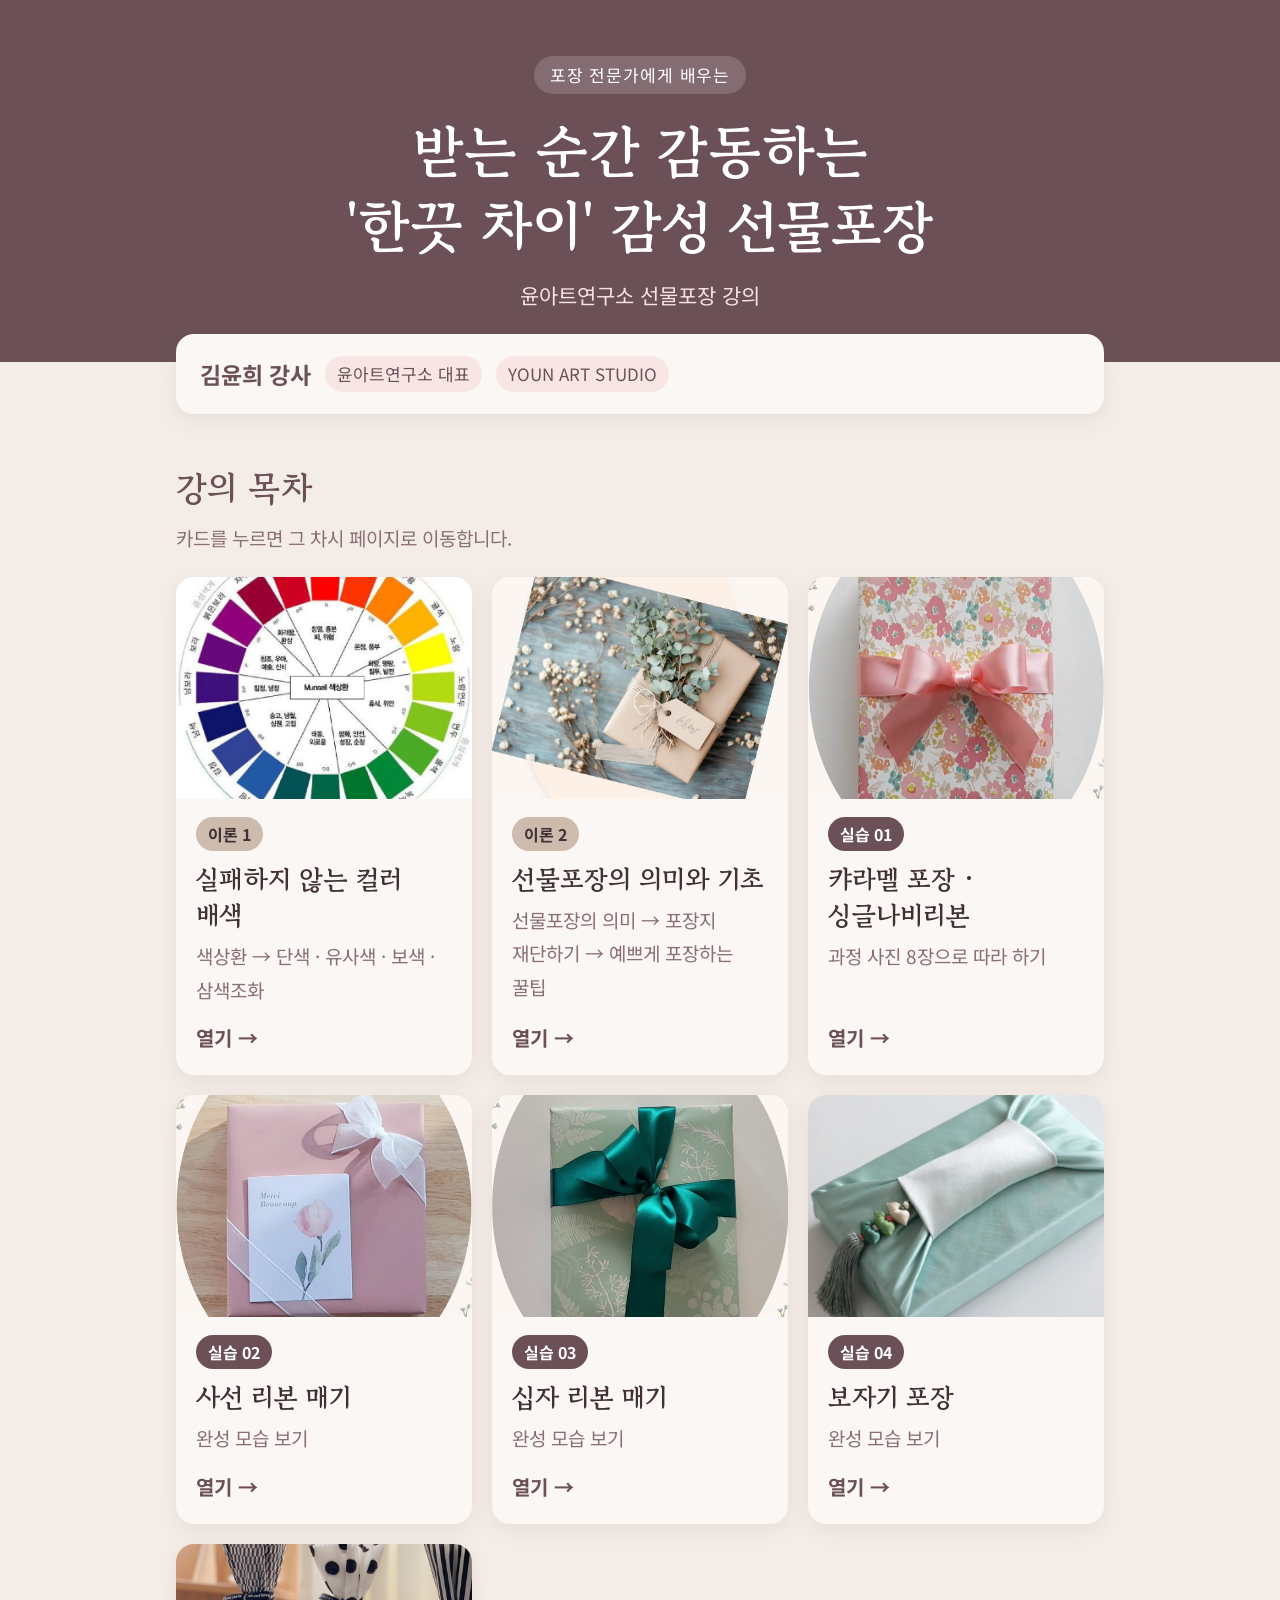
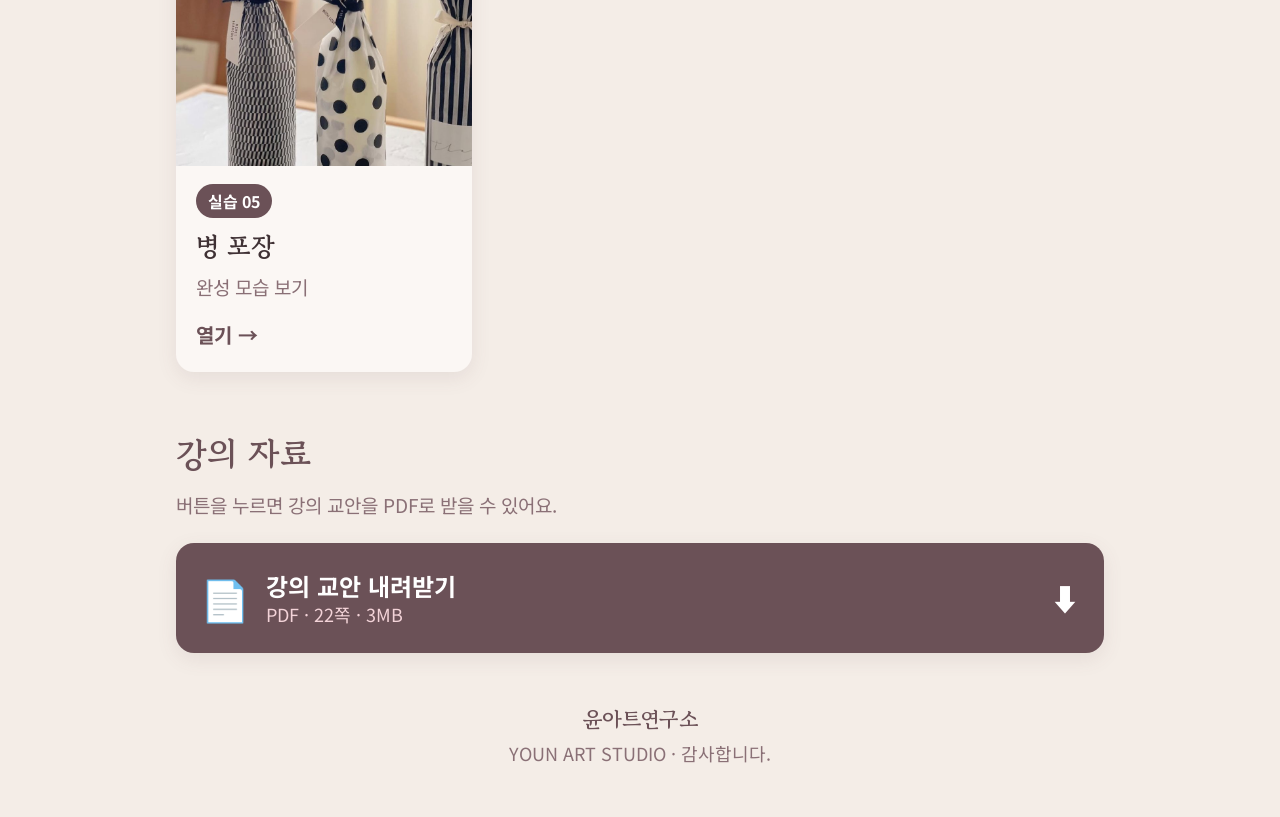
<file: index.html>
<!doctype html>
<html lang="ko">
<head>
<meta charset="utf-8">
<meta name="viewport" content="width=device-width, initial-scale=1">
<title>'한끗 차이' 감성 선물포장 · 윤아트연구소</title>
<link rel="stylesheet" href="style.css">
</head>
<body>

<header class="hero">
  <span class="eyebrow">포장 전문가에게 배우는</span>
  <h1>받는 순간 감동하는<br>'한끗 차이' 감성 선물포장</h1>
  <p class="sub">윤아트연구소 선물포장 강의</p>
</header>

<main class="wrap">
  <div class="teacher">
    <span class="name">김윤희 강사</span>
    <span class="tag">윤아트연구소 대표</span>
    <span class="tag">YOUN ART STUDIO</span>
  </div>

  <section class="section">
    <h2>강의 목차</h2>
    <p class="hint">카드를 누르면 그 차시 페이지로 이동합니다.</p>

    <div class="cards">
      <a class="card" href="lesson1.html">
        <div class="thumb"><img src="images/color-wheel.jpg" alt="Munsell 색상환"></div>
        <div class="body">
          <span class="badge theory">이론 1</span>
          <h3>실패하지 않는 컬러 배색</h3>
          <p>색상환 → 단색 · 유사색 · 보색 · 삼색조화</p>
          <span class="open">열기 →</span>
        </div>
      </a>

      <a class="card" href="lesson2.html">
        <div class="thumb"><img src="images/meaning.jpg" alt="끈과 잎으로 장식한 선물 상자"></div>
        <div class="body">
          <span class="badge theory">이론 2</span>
          <h3>선물포장의 의미와 기초</h3>
          <p>선물포장의 의미 → 포장지 재단하기 → 예쁘게 포장하는 꿀팁</p>
          <span class="open">열기 →</span>
        </div>
      </a>

      <a class="card" href="lesson3.html">
        <div class="thumb"><img src="images/caramel-cover.jpg" alt="꽃무늬 포장지와 분홍 리본의 캬라멜 포장"></div>
        <div class="body">
          <span class="badge">실습 01</span>
          <h3>캬라멜 포장 · 싱글나비리본</h3>
          <p>과정 사진 8장으로 따라 하기</p>
          <span class="open">열기 →</span>
        </div>
      </a>

      <a class="card" href="lesson4.html">
        <div class="thumb"><img src="images/diagonal-cover.jpg" alt="분홍 포장지에 사선으로 맨 리본"></div>
        <div class="body">
          <span class="badge">실습 02</span>
          <h3>사선 리본 매기</h3>
          <p>완성 모습 보기</p>
          <span class="open">열기 →</span>
        </div>
      </a>

      <a class="card" href="lesson5.html">
        <div class="thumb"><img src="images/cross-cover.jpg" alt="초록 포장지에 십자로 맨 리본"></div>
        <div class="body">
          <span class="badge">실습 03</span>
          <h3>십자 리본 매기</h3>
          <p>완성 모습 보기</p>
          <span class="open">열기 →</span>
        </div>
      </a>

      <a class="card" href="lesson6.html">
        <div class="thumb"><img src="images/bojagi-cover.jpg" alt="민트색 보자기 포장과 노리개"></div>
        <div class="body">
          <span class="badge">실습 04</span>
          <h3>보자기 포장</h3>
          <p>완성 모습 보기</p>
          <span class="open">열기 →</span>
        </div>
      </a>

      <a class="card" href="lesson7.html">
        <div class="thumb"><img src="images/bottle-1.jpg" alt="무늬 포장지로 감싼 병들"></div>
        <div class="body">
          <span class="badge">실습 05</span>
          <h3>병 포장</h3>
          <p>완성 모습 보기</p>
          <span class="open">열기 →</span>
        </div>
      </a>
    </div>
  </section>

  <section class="section">
    <h2>강의 자료</h2>
    <p class="hint">버튼을 누르면 강의 교안을 PDF로 받을 수 있어요.</p>
    <a class="btn-download" href="선물포장_강의교안.pdf" download="선물포장_강의교안.pdf">
      <span class="icon" aria-hidden="true">📄</span>
      <span class="txt"><strong>강의 교안 내려받기</strong><small>PDF · 22쪽 · 3MB</small></span>
      <span class="arrow" aria-hidden="true">⬇</span>
    </a>
  </section>
</main>

<footer>
  <strong>윤아트연구소</strong><br>
  YOUN ART STUDIO · 감사합니다.
</footer>

</body>
</html>
</file>
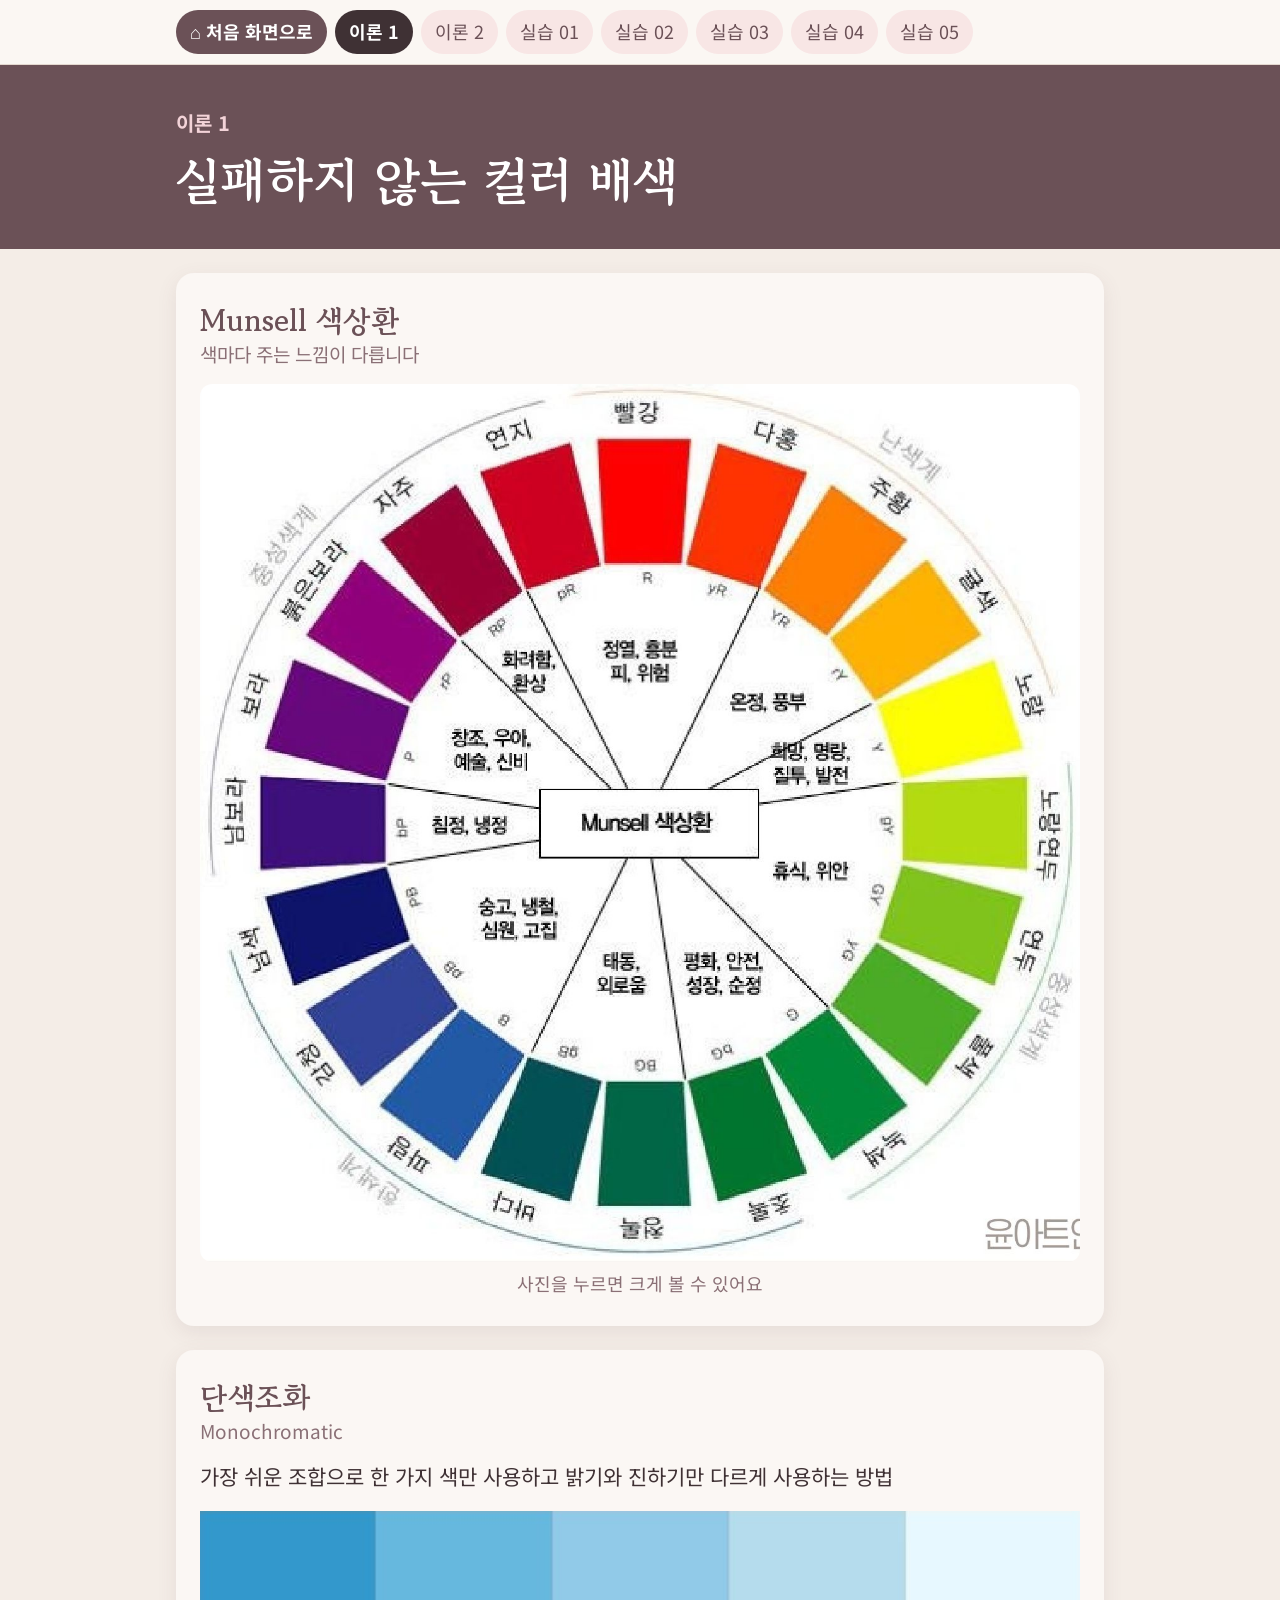
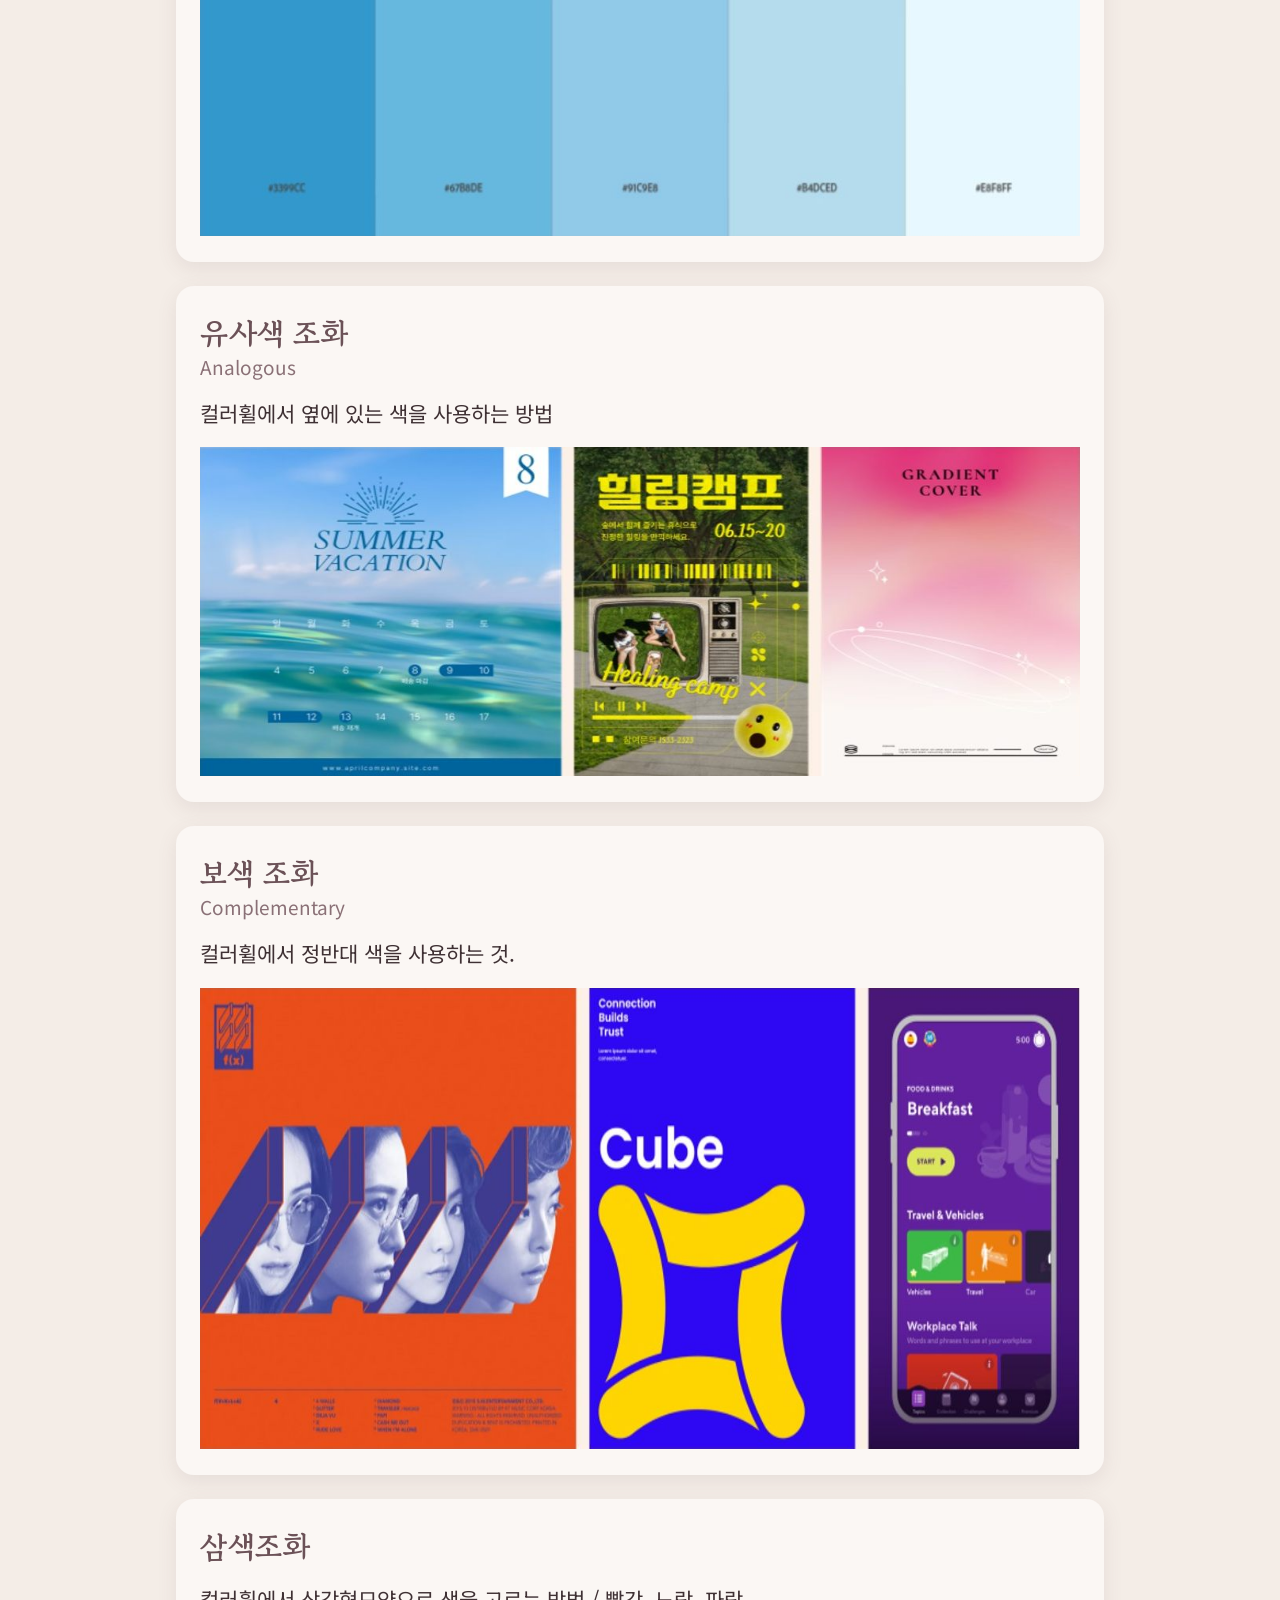
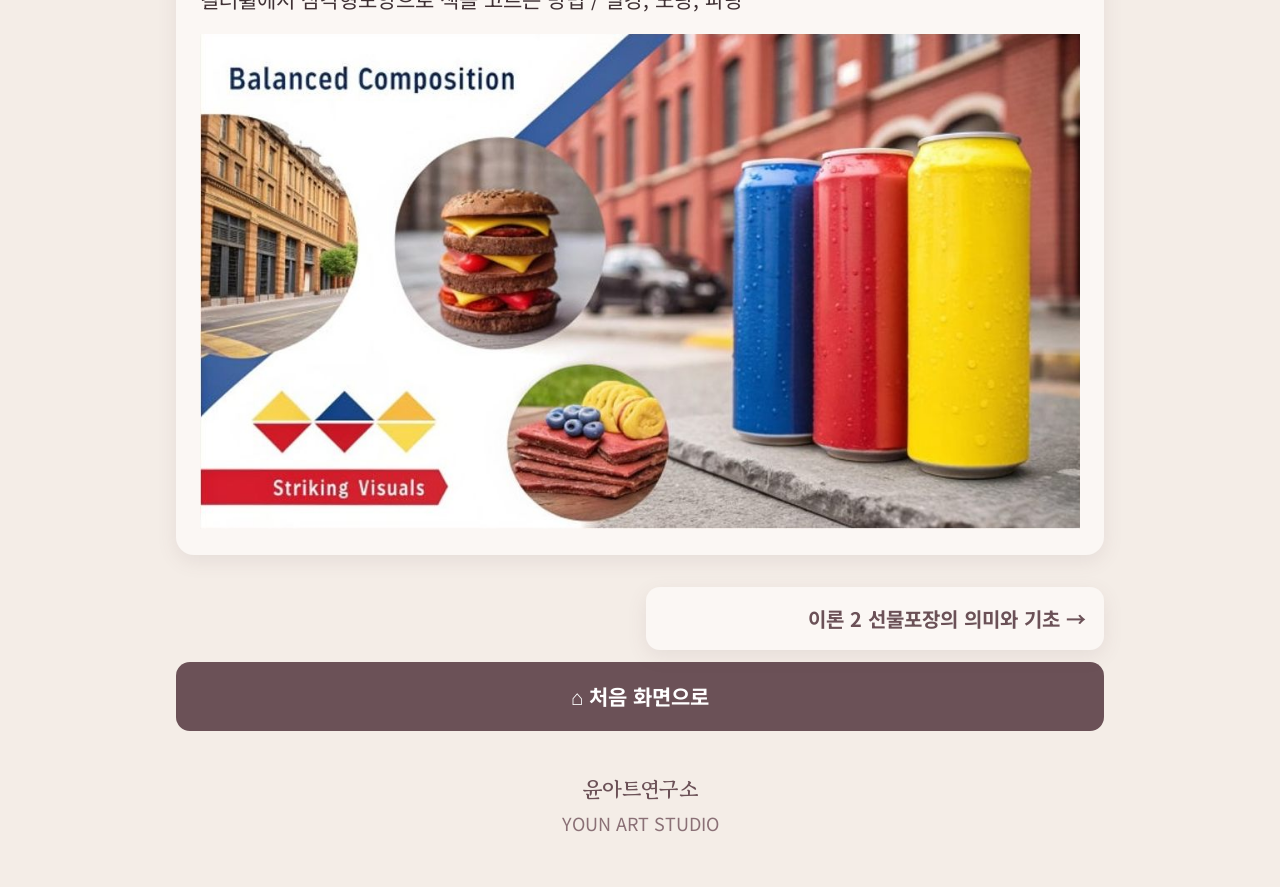
<file: lesson1.html>
<!doctype html>
<html lang="ko">
<head>
<meta charset="utf-8">
<meta name="viewport" content="width=device-width, initial-scale=1">
<title>이론 1 · 실패하지 않는 컬러 배색</title>
<link rel="stylesheet" href="style.css">
</head>
<body>
<nav class="topbar"><div class="wrap">
  <a class="home" href="index.html">⌂ 처음 화면으로</a>
  <a href="lesson1.html" class="now" aria-current="page">이론 1</a>
  <a href="lesson2.html">이론 2</a>
  <a href="lesson3.html">실습 01</a>
  <a href="lesson4.html">실습 02</a>
  <a href="lesson5.html">실습 03</a>
  <a href="lesson6.html">실습 04</a>
  <a href="lesson7.html">실습 05</a>
</div></nav>
<header class="lesson-hero"><div class="wrap">
  <p class="eyebrow">이론 1</p>
  <h1>실패하지 않는 컬러 배색</h1>
</div></header>
<main class="wrap">
<section class="block">
  <h2>Munsell 색상환<small>색마다 주는 느낌이 다릅니다</small></h2>
  <figure><a href="images/color-wheel.jpg" target="_blank"><img src="images/color-wheel.jpg" alt="Munsell 색상환: 색상별 이름과 느낌, 난색계·중성색계·한색계"></a>
  <figcaption>사진을 누르면 크게 볼 수 있어요</figcaption></figure>
</section>

<section class="block">
  <h2>단색조화<small>Monochromatic</small></h2>
  <p>가장 쉬운 조합으로 한 가지 색만 사용하고 밝기와 진하기만 다르게 사용하는 방법</p>
  <figure><img src="images/mono.jpg" alt="파란색 한 가지를 밝기만 다르게 한 다섯 칸 색 견본"></figure>
</section>

<section class="block">
  <h2>유사색 조화<small>Analogous</small></h2>
  <p>컬러휠에서 옆에 있는 색을 사용하는 방법</p>
  <figure><img src="images/analogous.jpg" alt="유사색 조화 예시 포스터 세 장"></figure>
</section>

<section class="block">
  <h2>보색 조화<small>Complementary</small></h2>
  <p>컬러휠에서 정반대 색을 사용하는 것.</p>
  <figure><img src="images/complementary.jpg" alt="보색 조화 예시 이미지 세 장"></figure>
</section>

<section class="block">
  <h2>삼색조화</h2>
  <p>컬러휠에서 삼각형모양으로 색을 고르는 방법 / 빨강, 노랑, 파랑</p>
  <figure><img src="images/triad.jpg" alt="빨강·노랑·파랑 삼색조화 예시"></figure>
</section>
<div class="pager">
  <a class="prev ghost" href="index.html" aria-hidden="true" tabindex="-1">.</a>
  <a class="next" href="lesson2.html">이론 2 선물포장의 의미와 기초 →</a>
</div>
<a class="btn-home" href="index.html">⌂ 처음 화면으로</a>
</main>
<footer><strong>윤아트연구소</strong><br>YOUN ART STUDIO</footer>
</body>
</html>
</file>
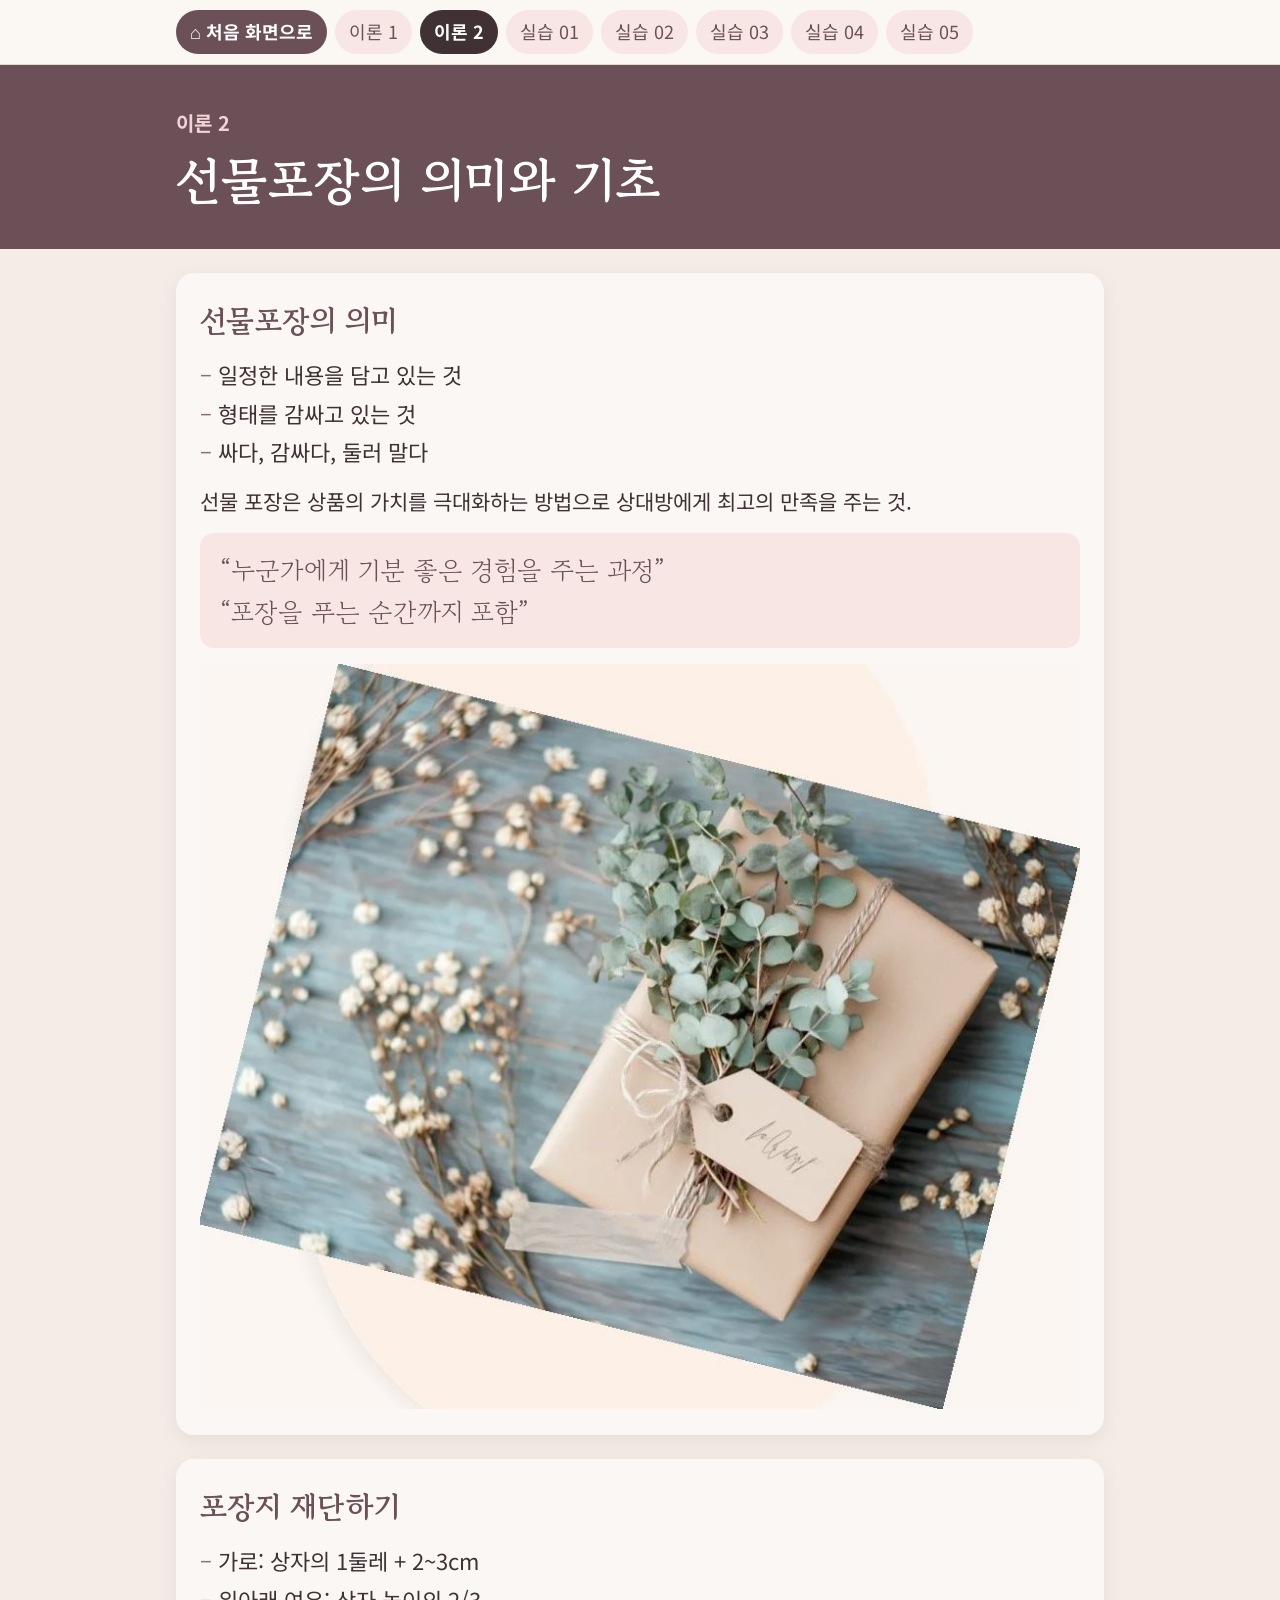
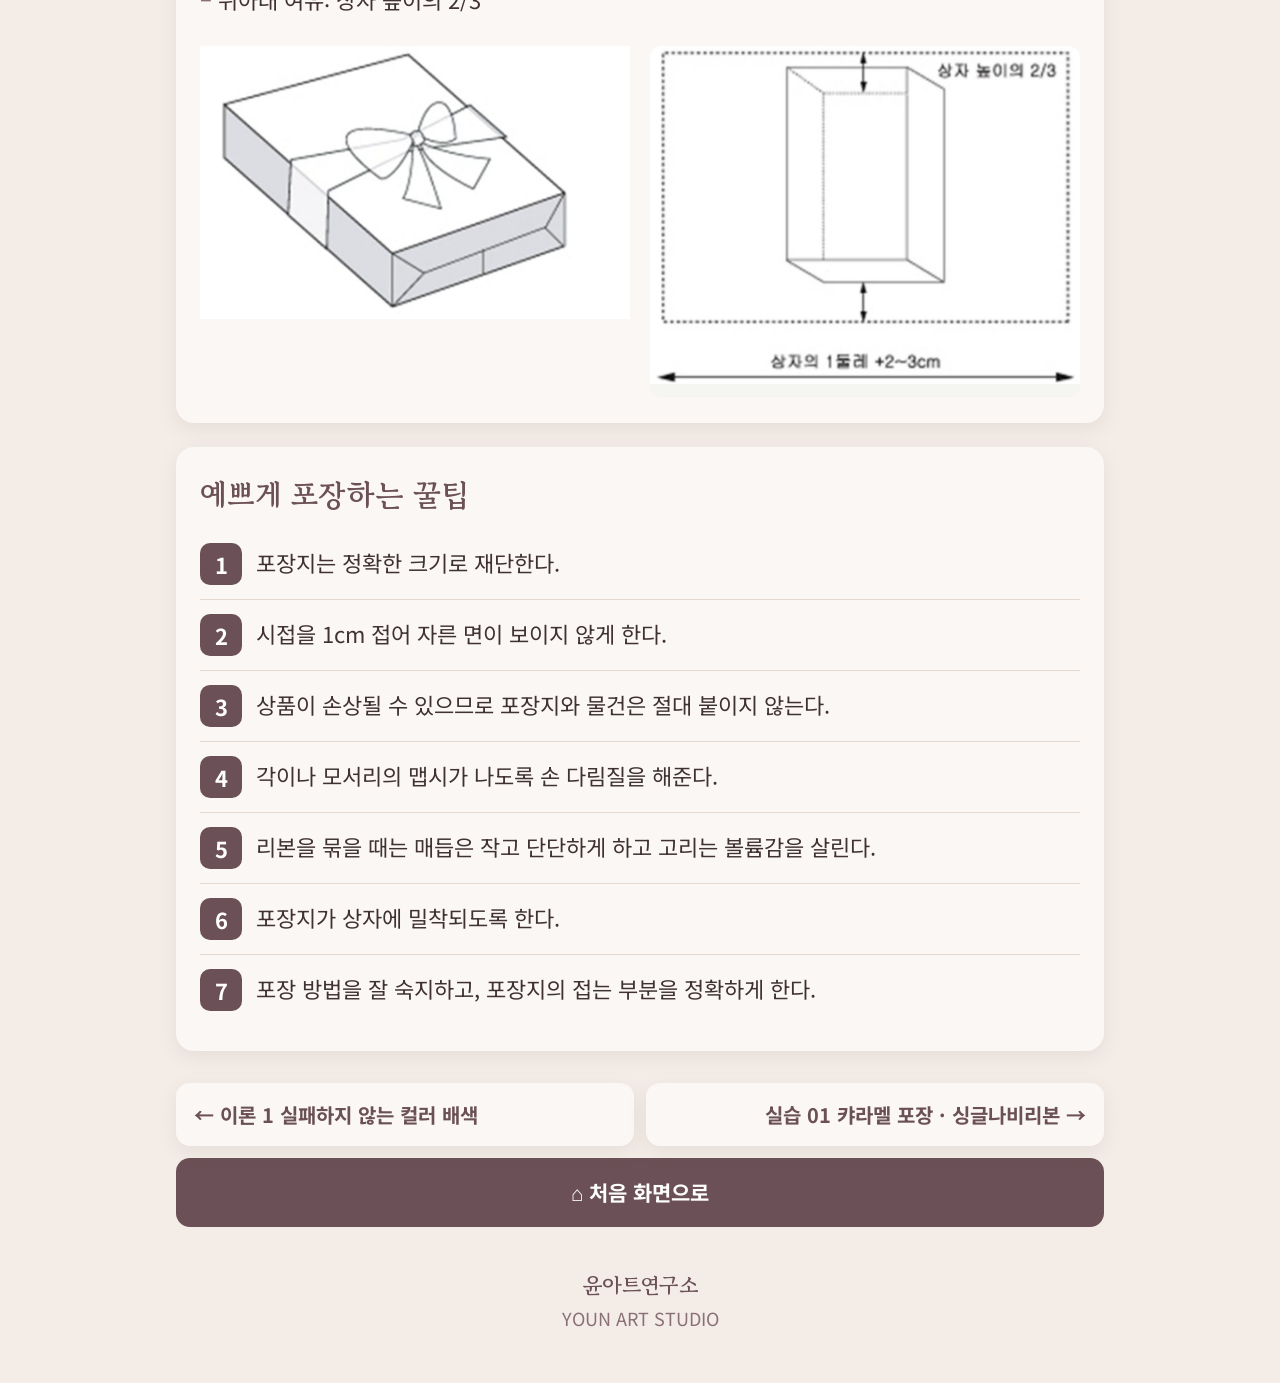
<file: lesson2.html>
<!doctype html>
<html lang="ko">
<head>
<meta charset="utf-8">
<meta name="viewport" content="width=device-width, initial-scale=1">
<title>이론 2 · 선물포장의 의미와 기초</title>
<link rel="stylesheet" href="style.css">
</head>
<body>
<nav class="topbar"><div class="wrap">
  <a class="home" href="index.html">⌂ 처음 화면으로</a>
  <a href="lesson1.html">이론 1</a>
  <a href="lesson2.html" class="now" aria-current="page">이론 2</a>
  <a href="lesson3.html">실습 01</a>
  <a href="lesson4.html">실습 02</a>
  <a href="lesson5.html">실습 03</a>
  <a href="lesson6.html">실습 04</a>
  <a href="lesson7.html">실습 05</a>
</div></nav>
<header class="lesson-hero"><div class="wrap">
  <p class="eyebrow">이론 2</p>
  <h1>선물포장의 의미와 기초</h1>
</div></header>
<main class="wrap">
<section class="block">
  <h2>선물포장의 의미</h2>
  <ul class="dash-list">
    <li>일정한 내용을 담고 있는 것</li>
    <li>형태를 감싸고 있는 것</li>
    <li>싸다, 감싸다, 둘러 말다</li>
  </ul>
  <p>선물 포장은 상품의 가치를 극대화하는 방법으로 상대방에게 최고의 만족을 주는 것.</p>
  <div class="quote">“누군가에게 기분 좋은 경험을 주는 과정”<br>“포장을 푸는 순간까지 포함”</div>
  <figure><img src="images/meaning.jpg" alt="종이와 끈, 유칼립투스로 포장한 선물 상자"></figure>
</section>

<section class="block">
  <h2>포장지 재단하기</h2>
  <ul class="dash-list">
    <li>가로: 상자의 1둘레 + 2~3cm</li>
    <li>위아래 여유: 상자 높이의 2/3</li>
  </ul>
  <div class="two">
    <figure><img src="images/cut-box.jpg" alt="리본을 맨 포장 상자 그림"></figure>
    <figure><a href="images/cut-size.jpg" target="_blank"><img src="images/cut-size.jpg" alt="포장지 재단 치수 그림: 상자 높이의 2/3, 상자의 1둘레 +2~3cm"></a></figure>
  </div>
</section>

<section class="block">
  <h2>예쁘게 포장하는 꿀팁</h2>
  <ol class="tips">
    <li>포장지는 정확한 크기로 재단한다.</li>
    <li>시접을 1cm 접어 자른 면이 보이지 않게 한다.</li>
    <li>상품이 손상될 수 있으므로 포장지와 물건은 절대 붙이지 않는다.</li>
    <li>각이나 모서리의 맵시가 나도록 손 다림질을 해준다.</li>
    <li>리본을 묶을 때는 매듭은 작고 단단하게 하고 고리는 볼륨감을 살린다.</li>
    <li>포장지가 상자에 밀착되도록 한다.</li>
    <li>포장 방법을 잘 숙지하고, 포장지의 접는 부분을 정확하게 한다.</li>
  </ol>
</section>
<div class="pager">
  <a class="prev" href="lesson1.html">← 이론 1 실패하지 않는 컬러 배색</a>
  <a class="next" href="lesson3.html">실습 01 캬라멜 포장 · 싱글나비리본 →</a>
</div>
<a class="btn-home" href="index.html">⌂ 처음 화면으로</a>
</main>
<footer><strong>윤아트연구소</strong><br>YOUN ART STUDIO</footer>
</body>
</html>
</file>
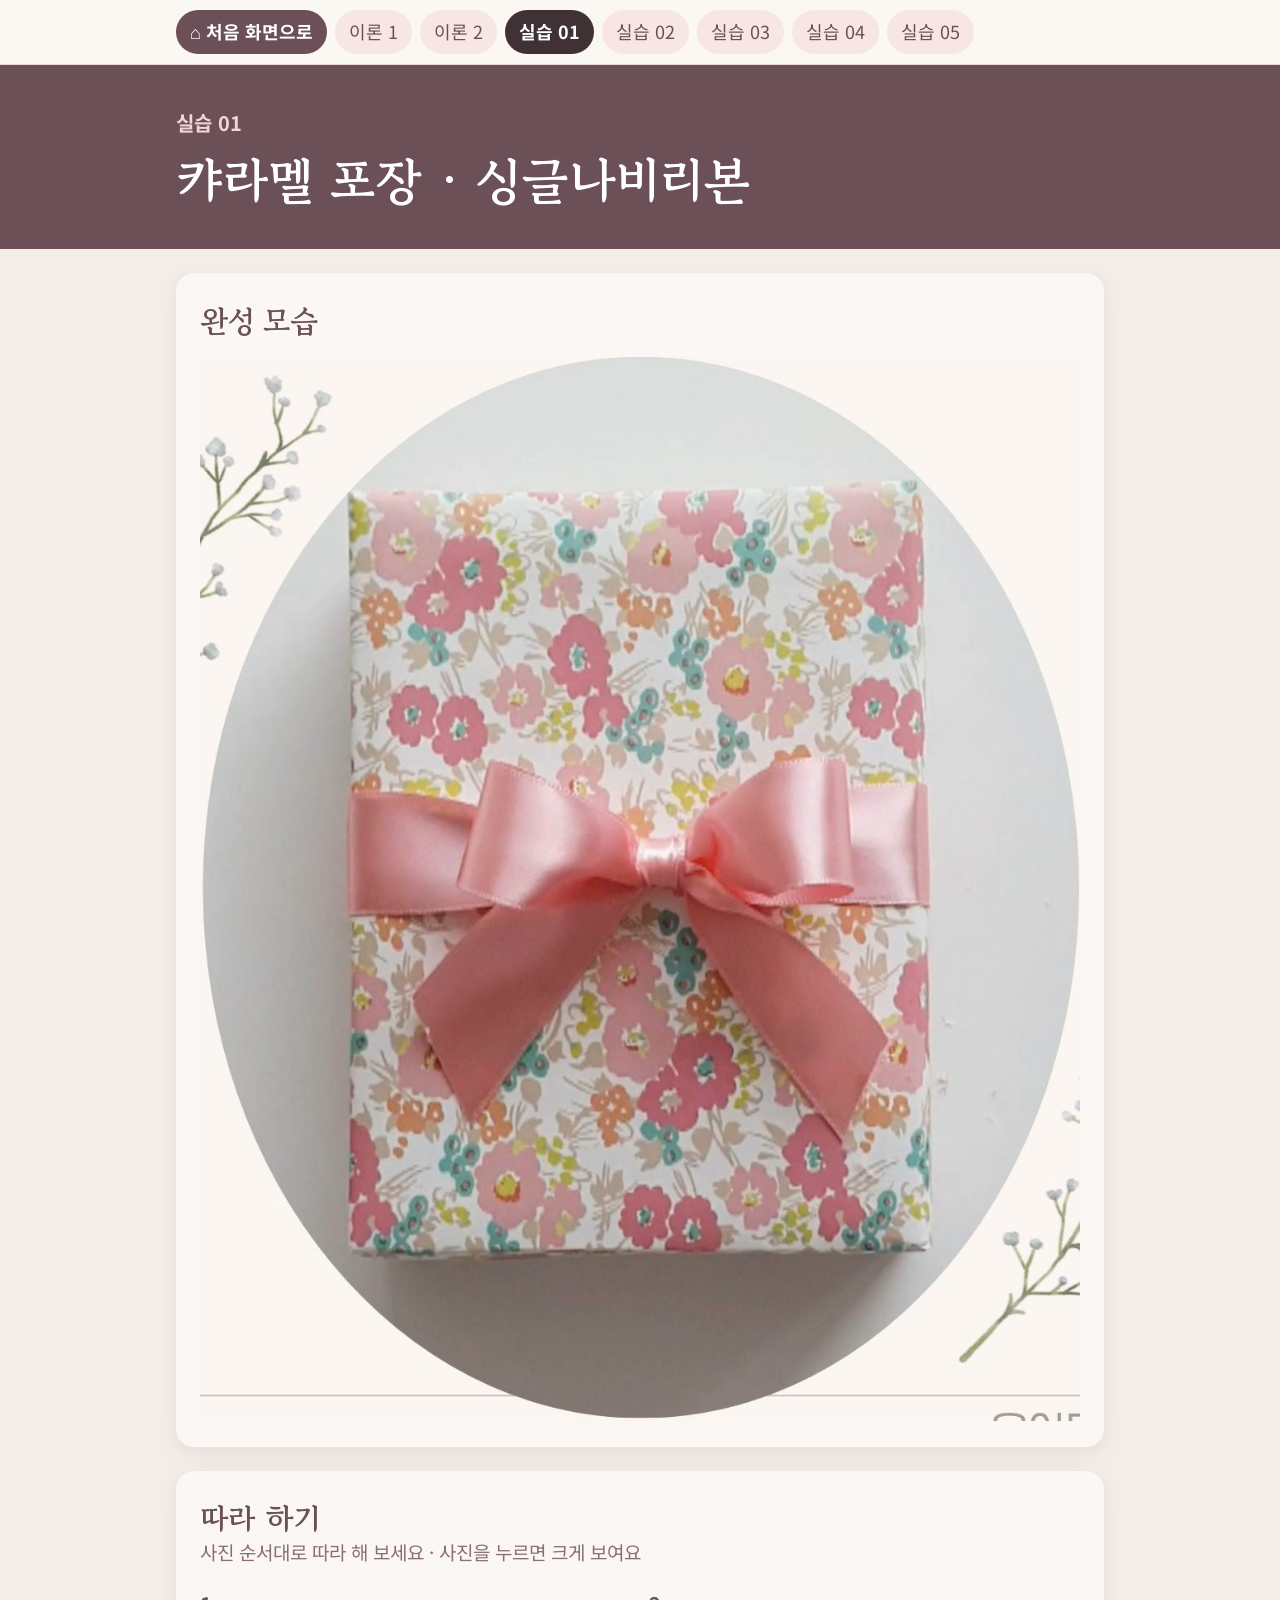
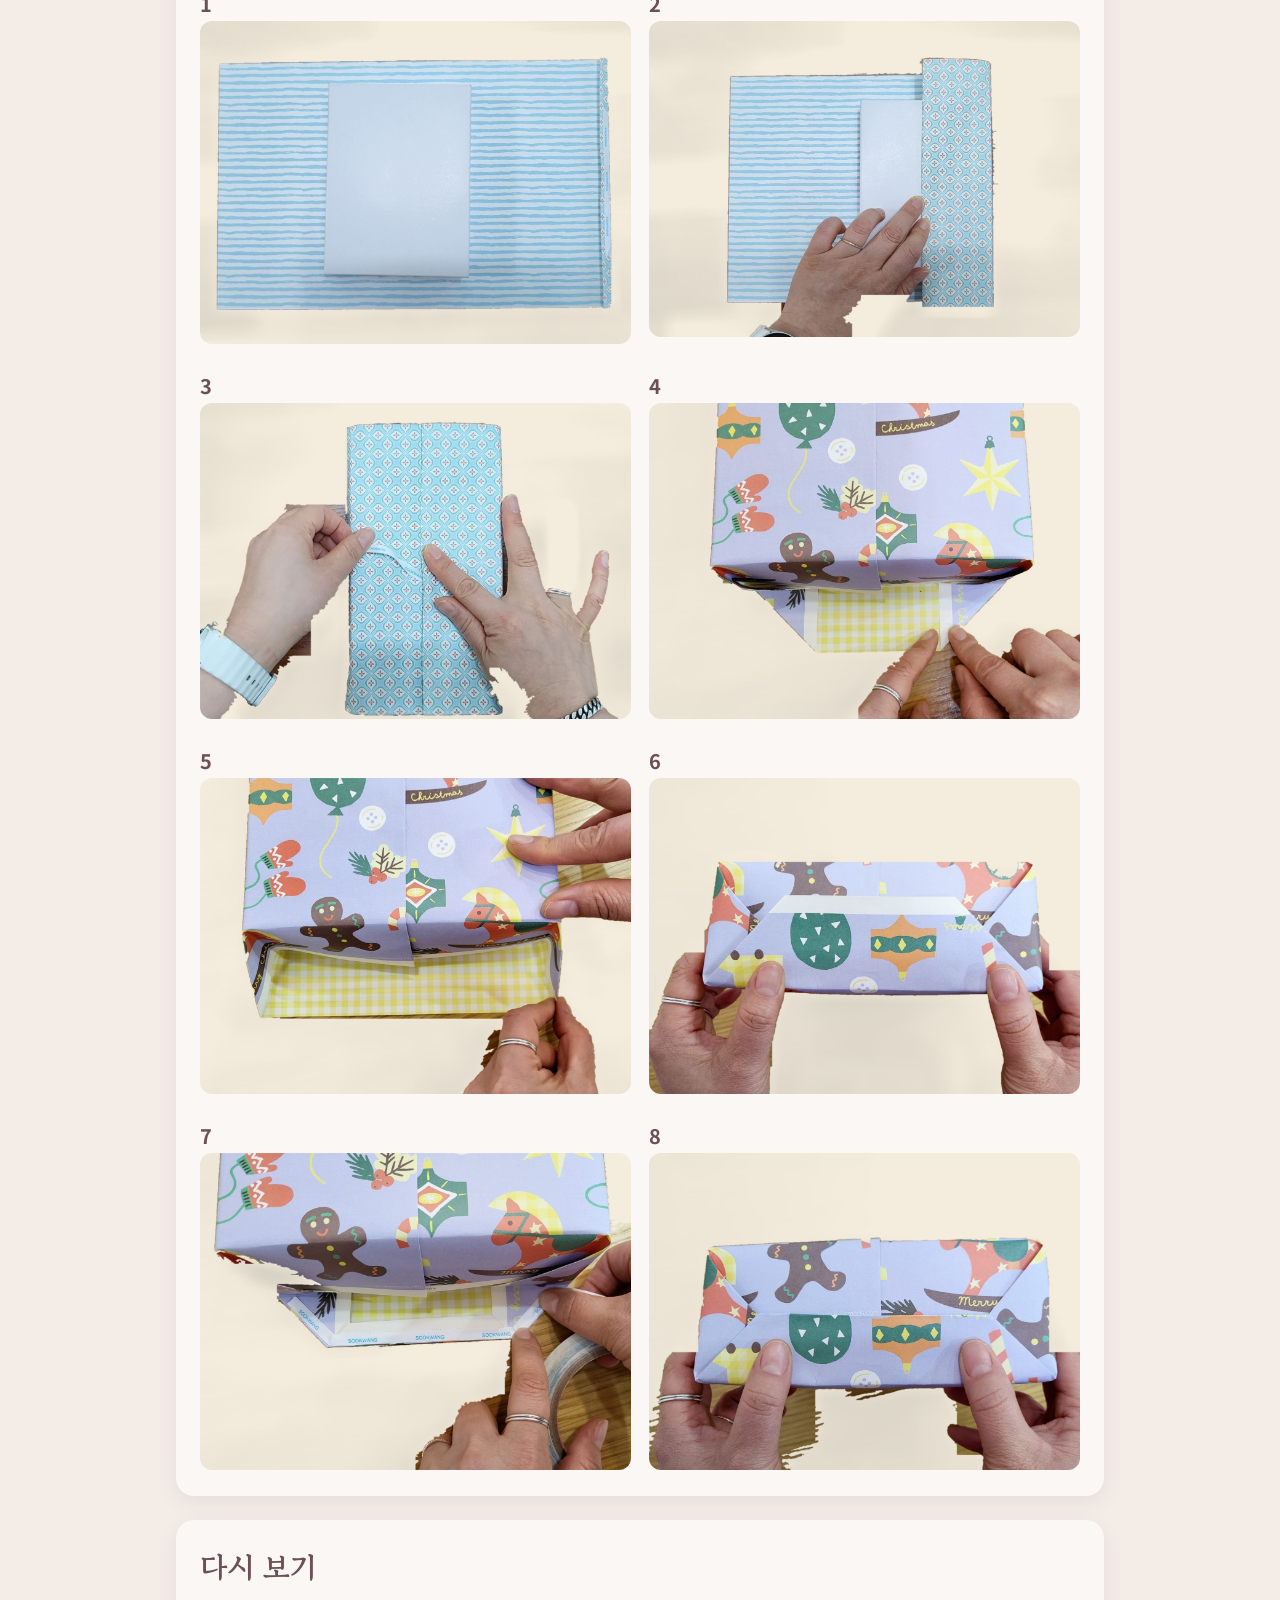
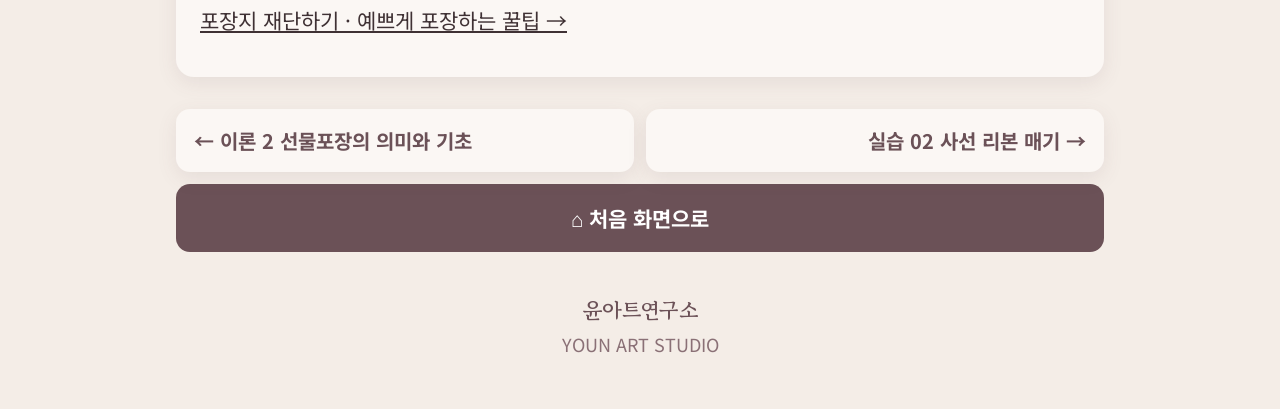
<file: lesson3.html>
<!doctype html>
<html lang="ko">
<head>
<meta charset="utf-8">
<meta name="viewport" content="width=device-width, initial-scale=1">
<title>실습 01 · 캬라멜 포장 · 싱글나비리본</title>
<link rel="stylesheet" href="style.css">
</head>
<body>
<nav class="topbar"><div class="wrap">
  <a class="home" href="index.html">⌂ 처음 화면으로</a>
  <a href="lesson1.html">이론 1</a>
  <a href="lesson2.html">이론 2</a>
  <a href="lesson3.html" class="now" aria-current="page">실습 01</a>
  <a href="lesson4.html">실습 02</a>
  <a href="lesson5.html">실습 03</a>
  <a href="lesson6.html">실습 04</a>
  <a href="lesson7.html">실습 05</a>
</div></nav>
<header class="lesson-hero"><div class="wrap">
  <p class="eyebrow">실습 01</p>
  <h1>캬라멜 포장 · 싱글나비리본</h1>
</div></header>
<main class="wrap">
<section class="block">
  <h2>완성 모습</h2>
  <figure><img src="images/caramel-cover.jpg" alt="꽃무늬 포장지에 분홍 싱글나비리본을 단 캬라멜 포장"></figure>
</section>

<section class="block">
  <h2>따라 하기<small>사진 순서대로 따라 해 보세요 · 사진을 누르면 크게 보여요</small></h2>
  <div class="steps">
    <figure><figcaption>1</figcaption><a href="images/caramel-1.jpg" target="_blank"><img src="images/caramel-1.jpg" alt="캬라멜 포장 과정 사진 1" loading="lazy"></a></figure>
    <figure><figcaption>2</figcaption><a href="images/caramel-2.jpg" target="_blank"><img src="images/caramel-2.jpg" alt="캬라멜 포장 과정 사진 2" loading="lazy"></a></figure>
    <figure><figcaption>3</figcaption><a href="images/caramel-3.jpg" target="_blank"><img src="images/caramel-3.jpg" alt="캬라멜 포장 과정 사진 3" loading="lazy"></a></figure>
    <figure><figcaption>4</figcaption><a href="images/caramel-4.jpg" target="_blank"><img src="images/caramel-4.jpg" alt="캬라멜 포장 과정 사진 4" loading="lazy"></a></figure>
    <figure><figcaption>5</figcaption><a href="images/caramel-5.jpg" target="_blank"><img src="images/caramel-5.jpg" alt="캬라멜 포장 과정 사진 5" loading="lazy"></a></figure>
    <figure><figcaption>6</figcaption><a href="images/caramel-6.jpg" target="_blank"><img src="images/caramel-6.jpg" alt="캬라멜 포장 과정 사진 6" loading="lazy"></a></figure>
    <figure><figcaption>7</figcaption><a href="images/caramel-7.jpg" target="_blank"><img src="images/caramel-7.jpg" alt="캬라멜 포장 과정 사진 7" loading="lazy"></a></figure>
    <figure><figcaption>8</figcaption><a href="images/caramel-8.jpg" target="_blank"><img src="images/caramel-8.jpg" alt="캬라멜 포장 과정 사진 8" loading="lazy"></a></figure>
  </div>
</section>
<section class="block">
  <h2>다시 보기</h2>
  <p><a href="lesson2.html">포장지 재단하기 · 예쁘게 포장하는 꿀팁 →</a></p>
</section>
<div class="pager">
  <a class="prev" href="lesson2.html">← 이론 2 선물포장의 의미와 기초</a>
  <a class="next" href="lesson4.html">실습 02 사선 리본 매기 →</a>
</div>
<a class="btn-home" href="index.html">⌂ 처음 화면으로</a>
</main>
<footer><strong>윤아트연구소</strong><br>YOUN ART STUDIO</footer>
</body>
</html>
</file>
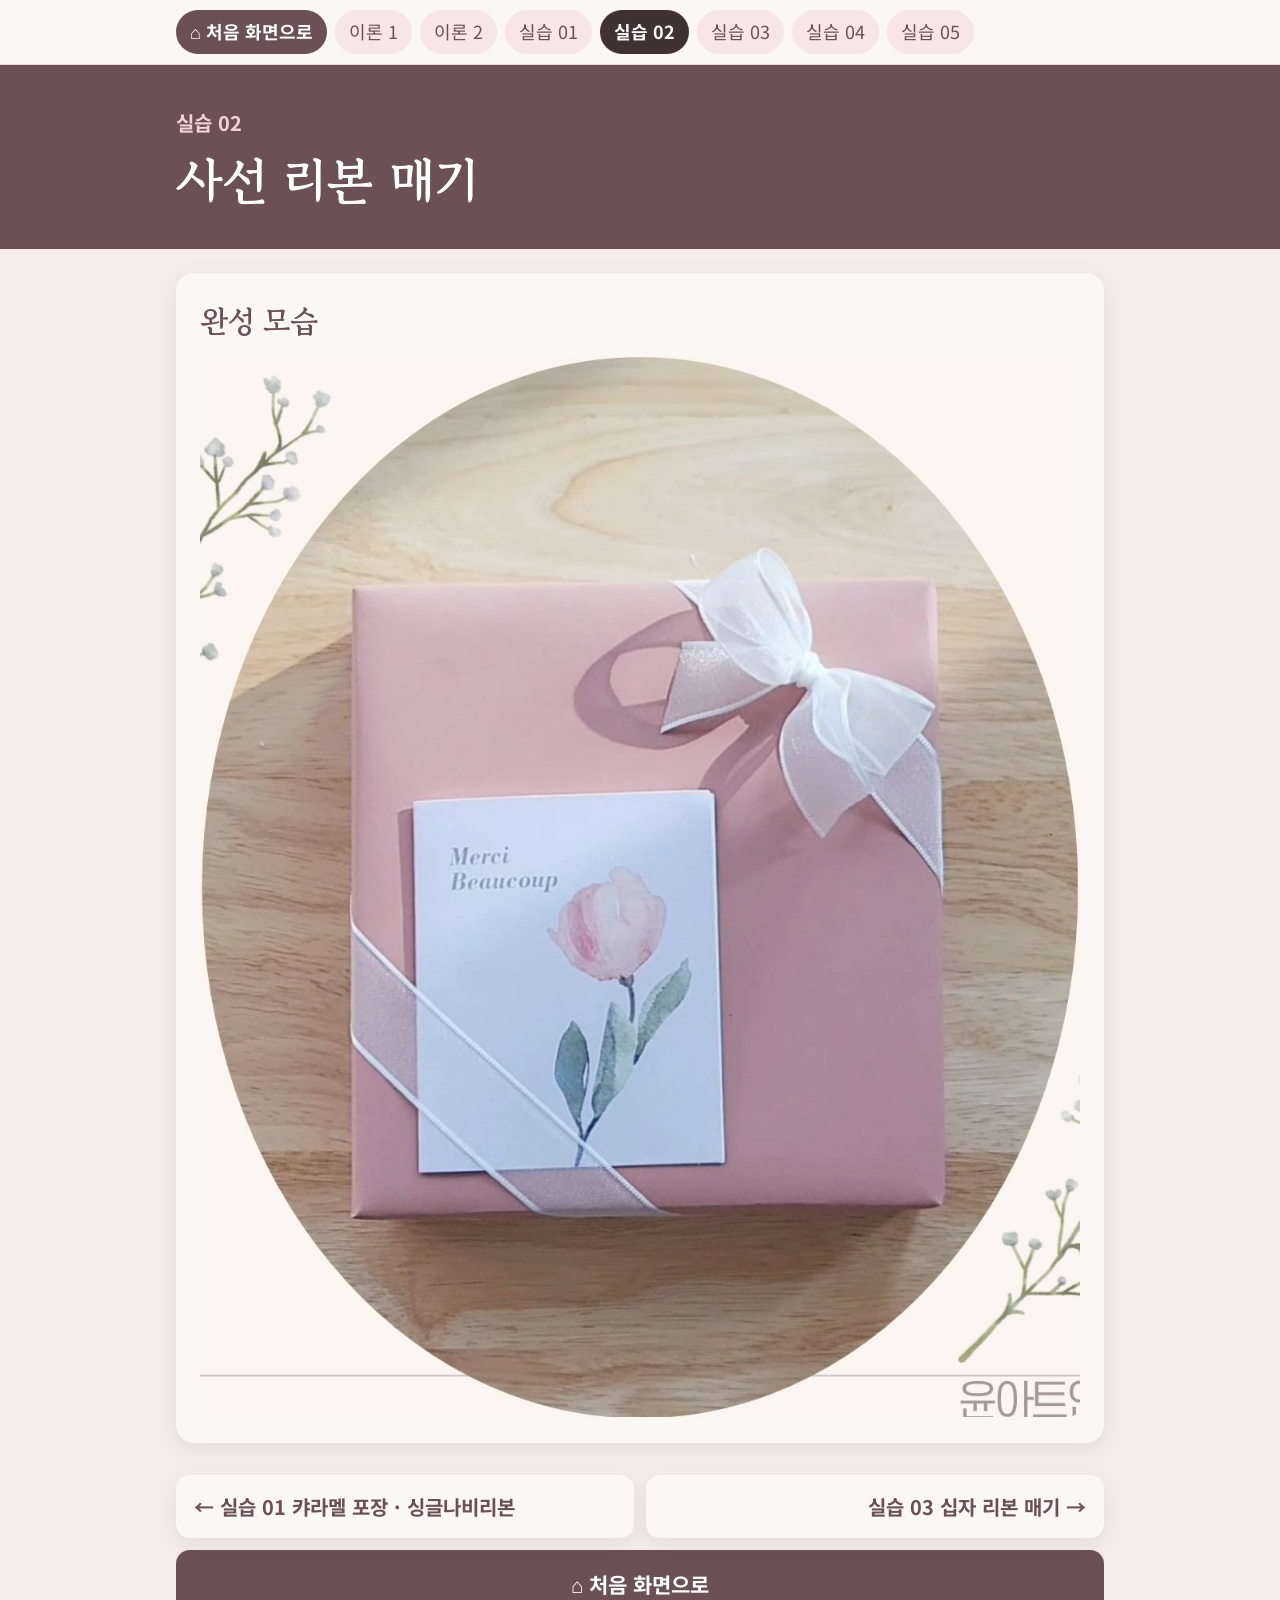
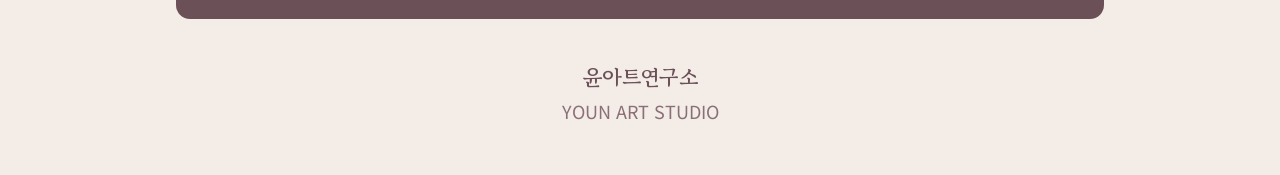
<file: lesson4.html>
<!doctype html>
<html lang="ko">
<head>
<meta charset="utf-8">
<meta name="viewport" content="width=device-width, initial-scale=1">
<title>실습 02 · 사선 리본 매기</title>
<link rel="stylesheet" href="style.css">
</head>
<body>
<nav class="topbar"><div class="wrap">
  <a class="home" href="index.html">⌂ 처음 화면으로</a>
  <a href="lesson1.html">이론 1</a>
  <a href="lesson2.html">이론 2</a>
  <a href="lesson3.html">실습 01</a>
  <a href="lesson4.html" class="now" aria-current="page">실습 02</a>
  <a href="lesson5.html">실습 03</a>
  <a href="lesson6.html">실습 04</a>
  <a href="lesson7.html">실습 05</a>
</div></nav>
<header class="lesson-hero"><div class="wrap">
  <p class="eyebrow">실습 02</p>
  <h1>사선 리본 매기</h1>
</div></header>
<main class="wrap">
<section class="block">
  <h2>완성 모습</h2>
  <figure><a href="images/diagonal-cover.jpg" target="_blank"><img src="images/diagonal-cover.jpg" alt="분홍 포장지에 흰 리본을 사선으로 매고 카드를 끼운 선물"></a></figure>
</section>
<div class="pager">
  <a class="prev" href="lesson3.html">← 실습 01 캬라멜 포장 · 싱글나비리본</a>
  <a class="next" href="lesson5.html">실습 03 십자 리본 매기 →</a>
</div>
<a class="btn-home" href="index.html">⌂ 처음 화면으로</a>
</main>
<footer><strong>윤아트연구소</strong><br>YOUN ART STUDIO</footer>
</body>
</html>
</file>
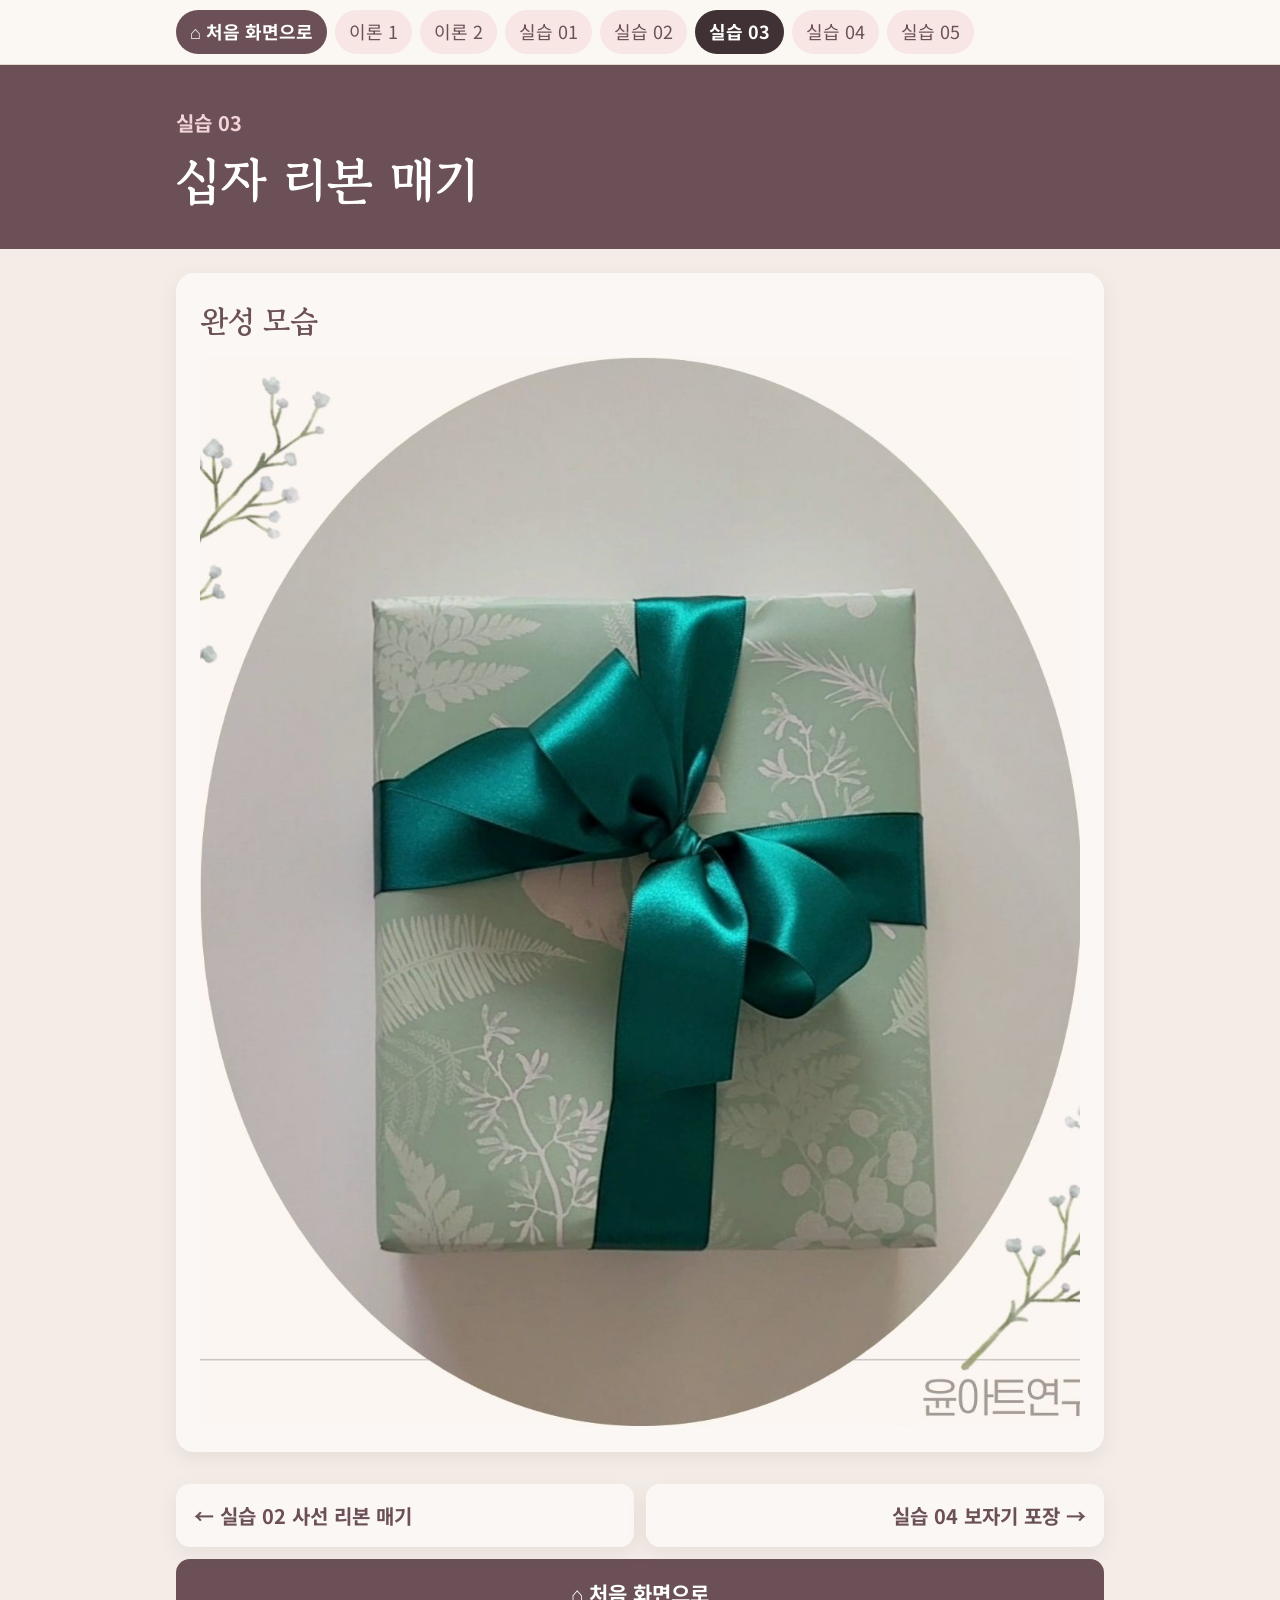
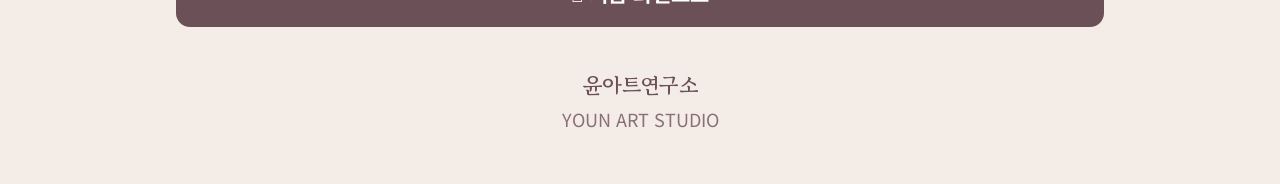
<file: lesson5.html>
<!doctype html>
<html lang="ko">
<head>
<meta charset="utf-8">
<meta name="viewport" content="width=device-width, initial-scale=1">
<title>실습 03 · 십자 리본 매기</title>
<link rel="stylesheet" href="style.css">
</head>
<body>
<nav class="topbar"><div class="wrap">
  <a class="home" href="index.html">⌂ 처음 화면으로</a>
  <a href="lesson1.html">이론 1</a>
  <a href="lesson2.html">이론 2</a>
  <a href="lesson3.html">실습 01</a>
  <a href="lesson4.html">실습 02</a>
  <a href="lesson5.html" class="now" aria-current="page">실습 03</a>
  <a href="lesson6.html">실습 04</a>
  <a href="lesson7.html">실습 05</a>
</div></nav>
<header class="lesson-hero"><div class="wrap">
  <p class="eyebrow">실습 03</p>
  <h1>십자 리본 매기</h1>
</div></header>
<main class="wrap">
<section class="block">
  <h2>완성 모습</h2>
  <figure><a href="images/cross-cover.jpg" target="_blank"><img src="images/cross-cover.jpg" alt="초록 잎무늬 포장지에 초록 리본을 십자로 맨 선물"></a></figure>
</section>
<div class="pager">
  <a class="prev" href="lesson4.html">← 실습 02 사선 리본 매기</a>
  <a class="next" href="lesson6.html">실습 04 보자기 포장 →</a>
</div>
<a class="btn-home" href="index.html">⌂ 처음 화면으로</a>
</main>
<footer><strong>윤아트연구소</strong><br>YOUN ART STUDIO</footer>
</body>
</html>
</file>
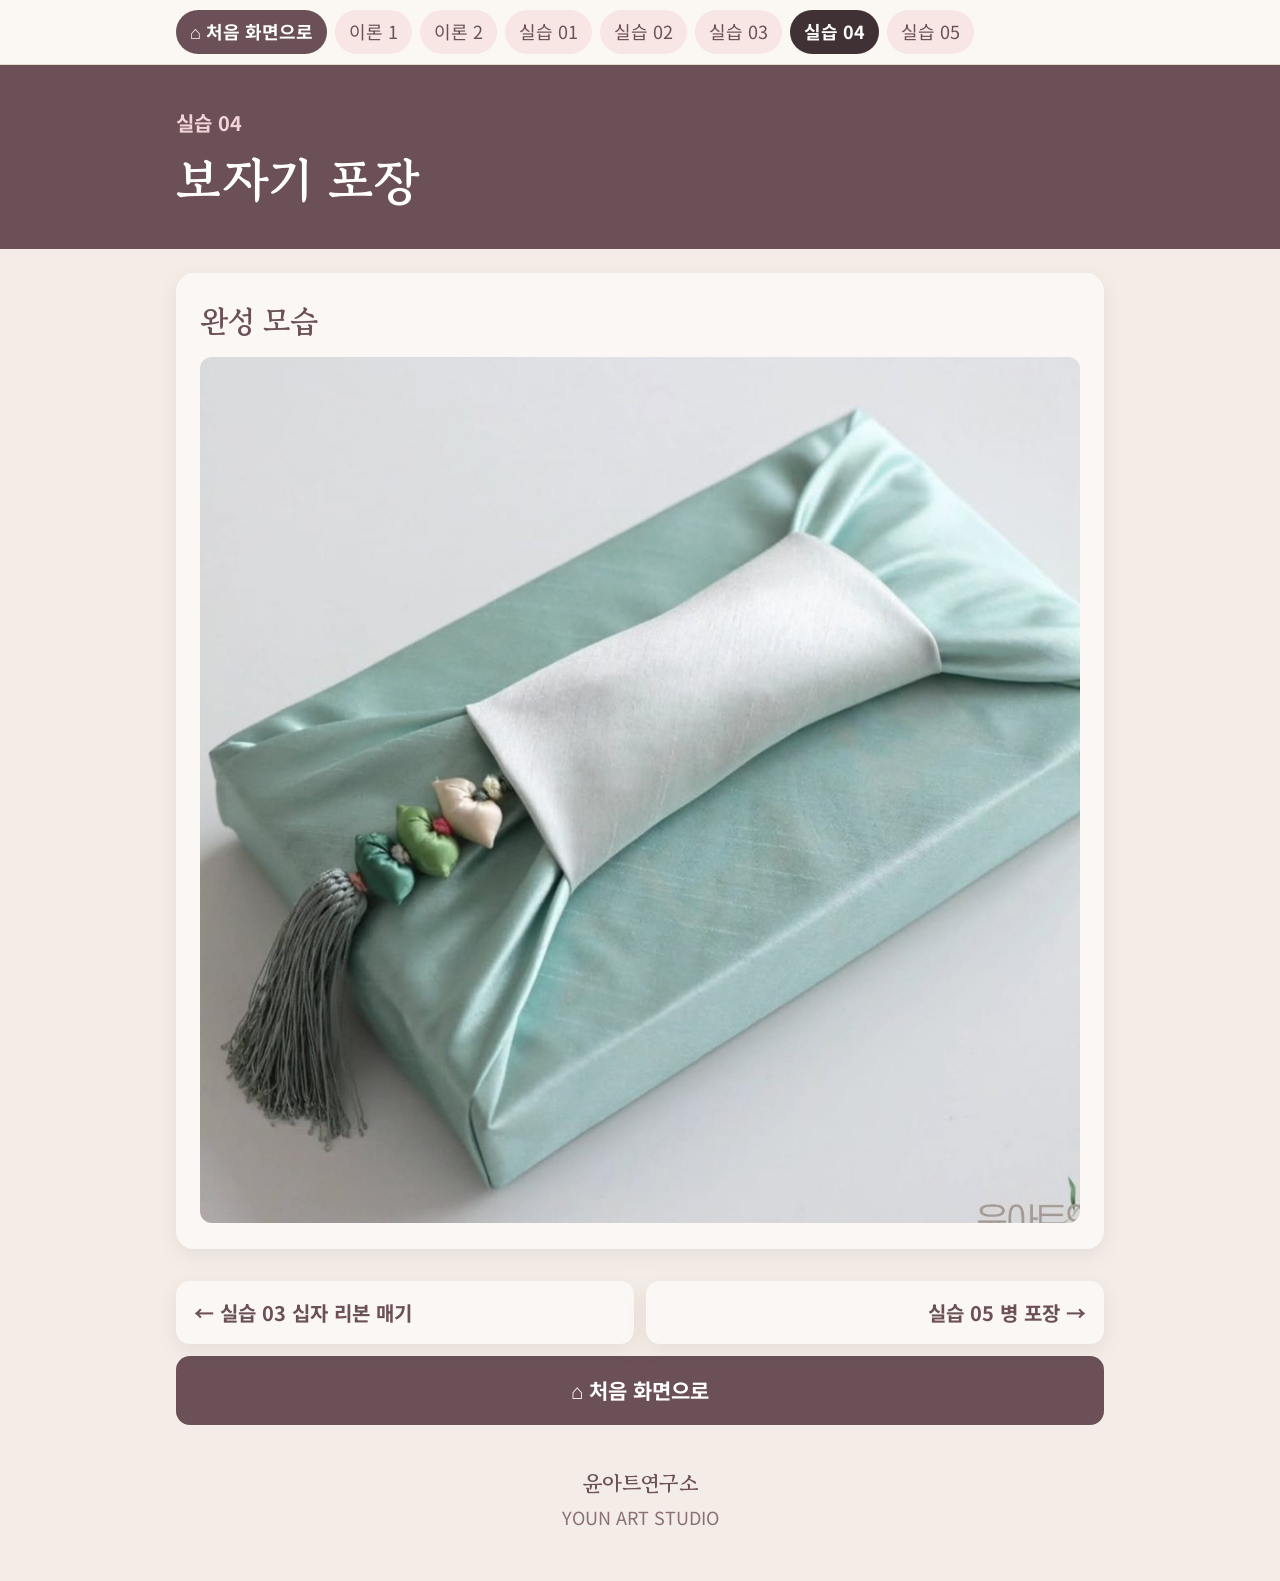
<file: lesson6.html>
<!doctype html>
<html lang="ko">
<head>
<meta charset="utf-8">
<meta name="viewport" content="width=device-width, initial-scale=1">
<title>실습 04 · 보자기 포장</title>
<link rel="stylesheet" href="style.css">
</head>
<body>
<nav class="topbar"><div class="wrap">
  <a class="home" href="index.html">⌂ 처음 화면으로</a>
  <a href="lesson1.html">이론 1</a>
  <a href="lesson2.html">이론 2</a>
  <a href="lesson3.html">실습 01</a>
  <a href="lesson4.html">실습 02</a>
  <a href="lesson5.html">실습 03</a>
  <a href="lesson6.html" class="now" aria-current="page">실습 04</a>
  <a href="lesson7.html">실습 05</a>
</div></nav>
<header class="lesson-hero"><div class="wrap">
  <p class="eyebrow">실습 04</p>
  <h1>보자기 포장</h1>
</div></header>
<main class="wrap">
<section class="block">
  <h2>완성 모습</h2>
  <figure><a href="images/bojagi-cover.jpg" target="_blank"><img src="images/bojagi-cover.jpg" alt="민트색 보자기로 감싸고 노리개를 단 선물"></a></figure>
</section>
<div class="pager">
  <a class="prev" href="lesson5.html">← 실습 03 십자 리본 매기</a>
  <a class="next" href="lesson7.html">실습 05 병 포장 →</a>
</div>
<a class="btn-home" href="index.html">⌂ 처음 화면으로</a>
</main>
<footer><strong>윤아트연구소</strong><br>YOUN ART STUDIO</footer>
</body>
</html>
</file>
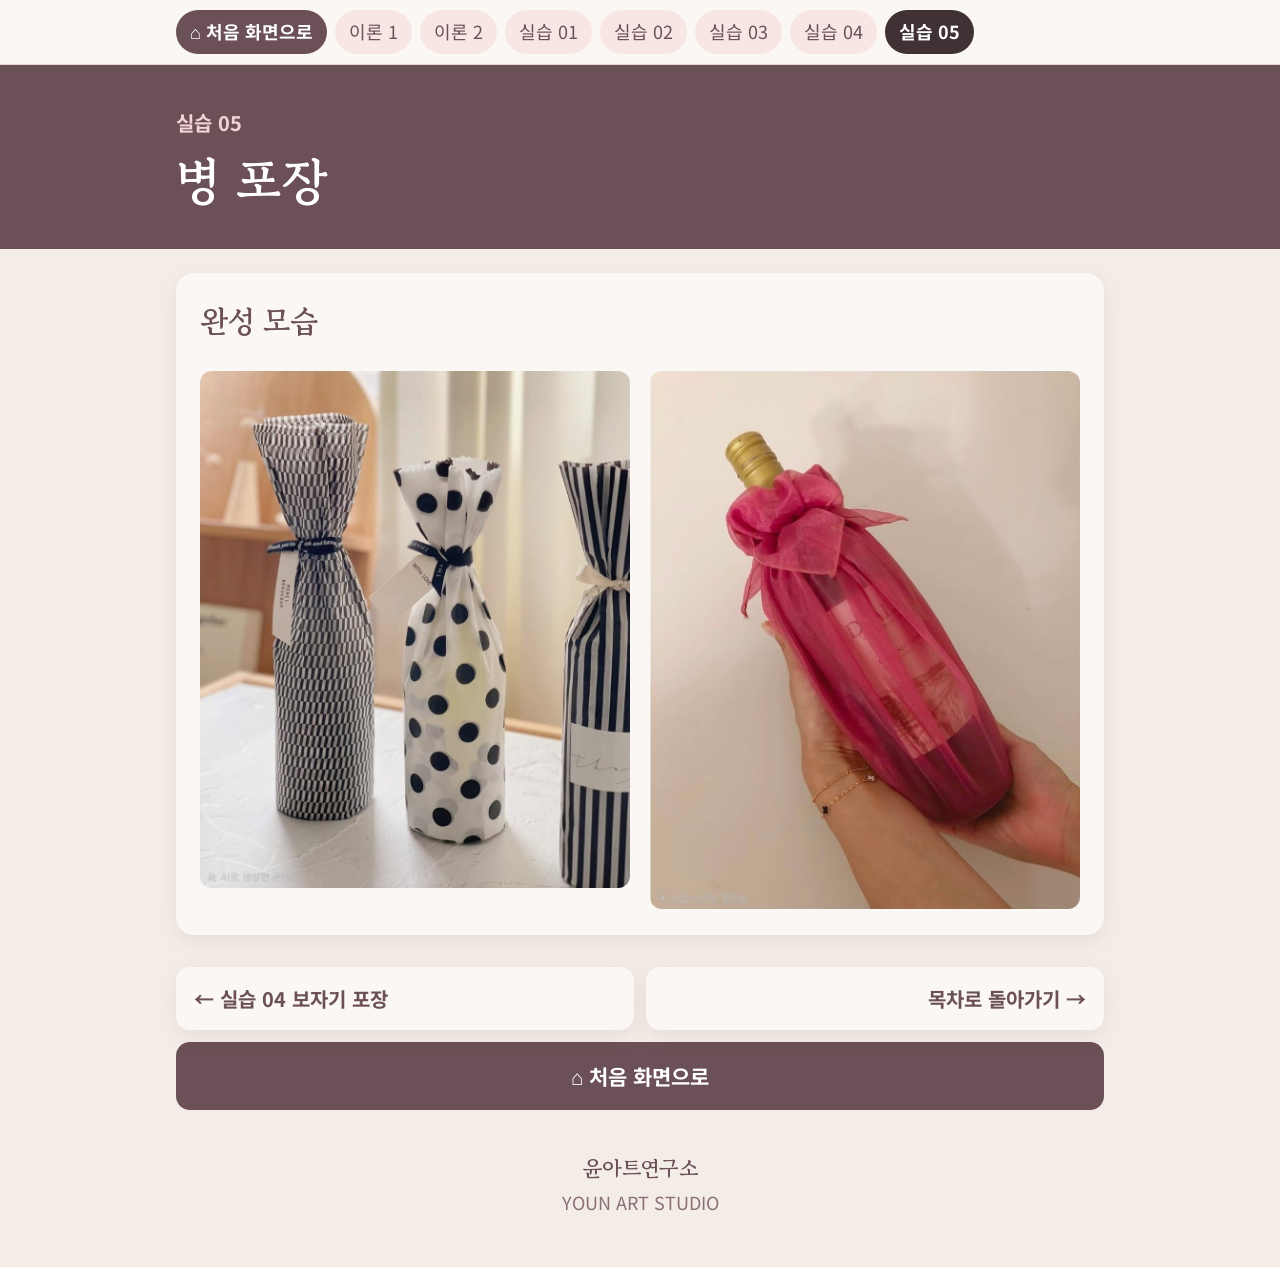
<file: lesson7.html>
<!doctype html>
<html lang="ko">
<head>
<meta charset="utf-8">
<meta name="viewport" content="width=device-width, initial-scale=1">
<title>실습 05 · 병 포장</title>
<link rel="stylesheet" href="style.css">
</head>
<body>
<nav class="topbar"><div class="wrap">
  <a class="home" href="index.html">⌂ 처음 화면으로</a>
  <a href="lesson1.html">이론 1</a>
  <a href="lesson2.html">이론 2</a>
  <a href="lesson3.html">실습 01</a>
  <a href="lesson4.html">실습 02</a>
  <a href="lesson5.html">실습 03</a>
  <a href="lesson6.html">실습 04</a>
  <a href="lesson7.html" class="now" aria-current="page">실습 05</a>
</div></nav>
<header class="lesson-hero"><div class="wrap">
  <p class="eyebrow">실습 05</p>
  <h1>병 포장</h1>
</div></header>
<main class="wrap">
<section class="block">
  <h2>완성 모습</h2>
  <div class="two">
    <figure><a href="images/bottle-1.jpg" target="_blank"><img src="images/bottle-1.jpg" alt="무늬 포장지로 감싸고 끈으로 묶은 병 세 개"></a></figure>
    <figure><a href="images/bottle-2.jpg" target="_blank"><img src="images/bottle-2.jpg" alt="분홍 오간자 천으로 감싼 병"></a></figure>
  </div>
</section>
<div class="pager">
  <a class="prev" href="lesson6.html">← 실습 04 보자기 포장</a>
  <a class="next" href="index.html">목차로 돌아가기 →</a>
</div>
<a class="btn-home" href="index.html">⌂ 처음 화면으로</a>
</main>
<footer><strong>윤아트연구소</strong><br>YOUN ART STUDIO</footer>
</body>
</html>
</file>
<file: style.css>
@import url('https://fonts.googleapis.com/css2?family=Gowun+Batang:wght@400;700&family=Noto+Sans+KR:wght@400;500;700&display=swap');

:root {
  --bg: #f4ede7;
  --paper: #fbf7f4;
  --ink: #3f3134;
  --mauve: #6b5157;
  --mauve-soft: #8a7076;
  --beige: #cdbbae;
  --pink: #e8a3ae;
  --pink-soft: #f8e6e5;
  --line: #e4d8cf;
  --shadow: 0 6px 20px rgba(107, 81, 87, 0.10);
}

* { box-sizing: border-box; }

html { font-size: 20px; -webkit-text-size-adjust: 100%; }
@media (max-width: 600px) { html { font-size: 19px; } }

body {
  margin: 0;
  background: var(--bg);
  color: var(--ink);
  font-family: 'Noto Sans KR', 'Malgun Gothic', sans-serif;
  line-height: 1.75;
  word-break: keep-all;
}

img { max-width: 100%; display: block; }
a { color: inherit; }

.wrap { max-width: 960px; margin: 0 auto; padding: 0 16px; }

/* ---------- 상단 배너 ---------- */
.hero {
  background: var(--mauve);
  color: #fff;
  text-align: center;
  padding: 56px 16px 48px;
}
.hero .eyebrow {
  display: inline-block;
  font-size: 0.85rem;
  letter-spacing: 0.05em;
  background: rgba(255,255,255,0.16);
  padding: 4px 16px;
  border-radius: 999px;
  margin-bottom: 18px;
}
.hero h1 {
  font-family: 'Gowun Batang', serif;
  font-size: clamp(1.8rem, 6vw, 2.8rem);
  line-height: 1.35;
  margin: 0 0 14px;
}
.hero .sub { font-size: 1.05rem; color: #f3e3e5; margin: 0; }

/* ---------- 강사 카드 ---------- */
.teacher {
  background: var(--paper);
  border-radius: 18px;
  box-shadow: var(--shadow);
  margin: -28px auto 0;
  padding: 20px 24px;
  display: flex;
  align-items: center;
  gap: 14px;
  flex-wrap: wrap;
  position: relative;
}
.teacher .name { font-weight: 700; font-size: 1.15rem; color: var(--mauve); }
.teacher .tag {
  font-size: 0.85rem;
  background: var(--pink-soft);
  color: var(--mauve);
  padding: 3px 12px;
  border-radius: 999px;
}

/* ---------- 섹션 ---------- */
.section { padding: 44px 0 8px; }
.section h2 {
  font-family: 'Gowun Batang', serif;
  font-size: 1.7rem;
  color: var(--mauve);
  margin: 0 0 4px;
}
.section .hint { color: var(--mauve-soft); margin: 0 0 22px; font-size: 0.95rem; }

/* ---------- 목차 카드 ---------- */
.cards {
  display: grid;
  grid-template-columns: repeat(auto-fill, minmax(260px, 1fr));
  gap: 20px;
}
.card {
  background: var(--paper);
  border-radius: 18px;
  overflow: hidden;
  box-shadow: var(--shadow);
  text-decoration: none;
  display: flex;
  flex-direction: column;
  transition: transform .15s ease, box-shadow .15s ease;
}
.card:hover, .card:focus-visible { transform: translateY(-3px); box-shadow: 0 10px 28px rgba(107,81,87,.18); }
.card .thumb { aspect-ratio: 4 / 3; overflow: hidden; background: var(--line); }
.card .thumb img { width: 100%; height: 100%; object-fit: cover; }
.card .body { padding: 18px 20px 20px; display: flex; flex-direction: column; flex: 1; }
.badge {
  align-self: flex-start;
  font-size: 0.8rem;
  font-weight: 700;
  color: #fff;
  background: var(--mauve);
  padding: 3px 12px;
  border-radius: 999px;
  margin-bottom: 10px;
}
.badge.theory { background: var(--beige); color: var(--ink); }
.card h3 {
  font-family: 'Gowun Batang', serif;
  font-size: 1.3rem;
  line-height: 1.4;
  margin: 0 0 6px;
  color: var(--ink);
}
.card p { margin: 0 0 14px; color: var(--mauve-soft); font-size: 0.95rem; }
.card .open { margin-top: auto; font-weight: 700; color: var(--mauve); }

/* ---------- 차시 페이지 ---------- */
.topbar {
  position: sticky; top: 0; z-index: 10;
  background: rgba(251,247,244,0.96);
  border-bottom: 1px solid var(--line);
  backdrop-filter: blur(6px);
}
.topbar .wrap {
  display: flex; gap: 8px; overflow-x: auto;
  padding-top: 10px; padding-bottom: 10px;
  scrollbar-width: none;
}
.topbar .wrap::-webkit-scrollbar { display: none; }
.topbar a {
  flex: none;
  text-decoration: none;
  font-size: 0.9rem;
  padding: 6px 14px;
  border-radius: 999px;
  background: var(--pink-soft);
  color: var(--mauve);
  white-space: nowrap;
}
.topbar a.home { background: var(--mauve); color: #fff; font-weight: 700; }
.topbar a.now { background: var(--ink); color: #fff; font-weight: 700; }

.lesson-hero { background: var(--mauve); color: #fff; padding: 40px 0 36px; }
.lesson-hero .eyebrow { color: #f3d3d8; font-weight: 700; margin: 0 0 6px; }
.lesson-hero h1 {
  font-family: 'Gowun Batang', serif;
  font-size: clamp(1.8rem, 6vw, 2.5rem);
  line-height: 1.35;
  margin: 0;
}

.block {
  background: var(--paper);
  border-radius: 18px;
  box-shadow: var(--shadow);
  padding: 26px 24px;
  margin: 24px 0;
}
.block h2 {
  font-family: 'Gowun Batang', serif;
  font-size: 1.5rem;
  color: var(--mauve);
  margin: 0 0 14px;
  line-height: 1.4;
}
.block h2 small { display: block; font-family: 'Noto Sans KR', sans-serif; font-size: 0.95rem; color: var(--mauve-soft); font-weight: 400; }
.block p { margin: 0 0 12px; font-size: 1.05rem; }
.block figure { margin: 16px 0 0; }
.block figure a { display: block; border-radius: 12px; overflow: hidden; }
.block figcaption { font-size: 0.9rem; color: var(--mauve-soft); margin-top: 6px; text-align: center; }

.quote {
  font-family: 'Gowun Batang', serif;
  font-size: 1.3rem;
  color: var(--mauve);
  background: var(--pink-soft);
  border-radius: 14px;
  padding: 16px 20px;
  margin: 14px 0;
  line-height: 1.6;
}

.dash-list { list-style: none; padding: 0; margin: 0 0 12px; font-size: 1.1rem; }
.dash-list li::before { content: '– '; color: var(--mauve-soft); }

.two { display: grid; grid-template-columns: 1fr 1fr; gap: 20px; }
@media (max-width: 700px) { .two { grid-template-columns: 1fr; } }

.tips { list-style: none; counter-reset: tip; padding: 0; margin: 0; }
.tips li {
  counter-increment: tip;
  display: flex; gap: 14px; align-items: flex-start;
  padding: 14px 0;
  border-bottom: 1px solid var(--line);
  font-size: 1.1rem;
}
.tips li:last-child { border-bottom: 0; }
.tips li::before {
  content: counter(tip);
  flex: none;
  width: 2.1rem; height: 2.1rem;
  border-radius: 10px;
  background: var(--mauve);
  color: #fff;
  font-weight: 700;
  display: grid; place-items: center;
}

.steps { display: grid; grid-template-columns: 1fr 1fr; gap: 18px; }
@media (max-width: 700px) { .steps { grid-template-columns: 1fr; } }
.steps figure { margin: 0; }
.steps figcaption { text-align: left; font-weight: 700; color: var(--mauve); font-size: 1rem; }

.pager {
  display: flex; justify-content: space-between; gap: 12px;
  margin: 32px 0 12px; flex-wrap: wrap;
}
.pager a {
  flex: 1 1 200px;
  text-decoration: none;
  background: var(--paper);
  box-shadow: var(--shadow);
  border-radius: 14px;
  padding: 14px 18px;
  font-weight: 700;
  color: var(--mauve);
}
.pager a.next { text-align: right; }
.pager a.ghost { visibility: hidden; }

.btn-home {
  display: block;
  text-align: center;
  text-decoration: none;
  background: var(--mauve);
  color: #fff;
  font-weight: 700;
  border-radius: 14px;
  padding: 16px;
  margin: 8px 0 0;
  font-size: 1.05rem;
}

.btn-download {
  display: flex; align-items: center; gap: 16px;
  text-decoration: none;
  background: var(--mauve);
  color: #fff;
  border-radius: 18px;
  padding: 20px 24px;
  box-shadow: var(--shadow);
  transition: transform .15s ease;
}
.btn-download:hover, .btn-download:focus-visible { transform: translateY(-2px); }
.btn-download .icon { font-size: 2rem; }
.btn-download .txt { flex: 1; display: flex; flex-direction: column; line-height: 1.4; }
.btn-download strong { font-size: 1.2rem; }
.btn-download small { font-size: 0.9rem; color: #f3d3d8; }
.btn-download .arrow { font-size: 1.5rem; }

footer {
  text-align: center;
  color: var(--mauve-soft);
  font-size: 0.9rem;
  padding: 40px 16px 48px;
}
footer strong { font-family: 'Gowun Batang', serif; color: var(--mauve); font-size: 1.05rem; }
</file>
